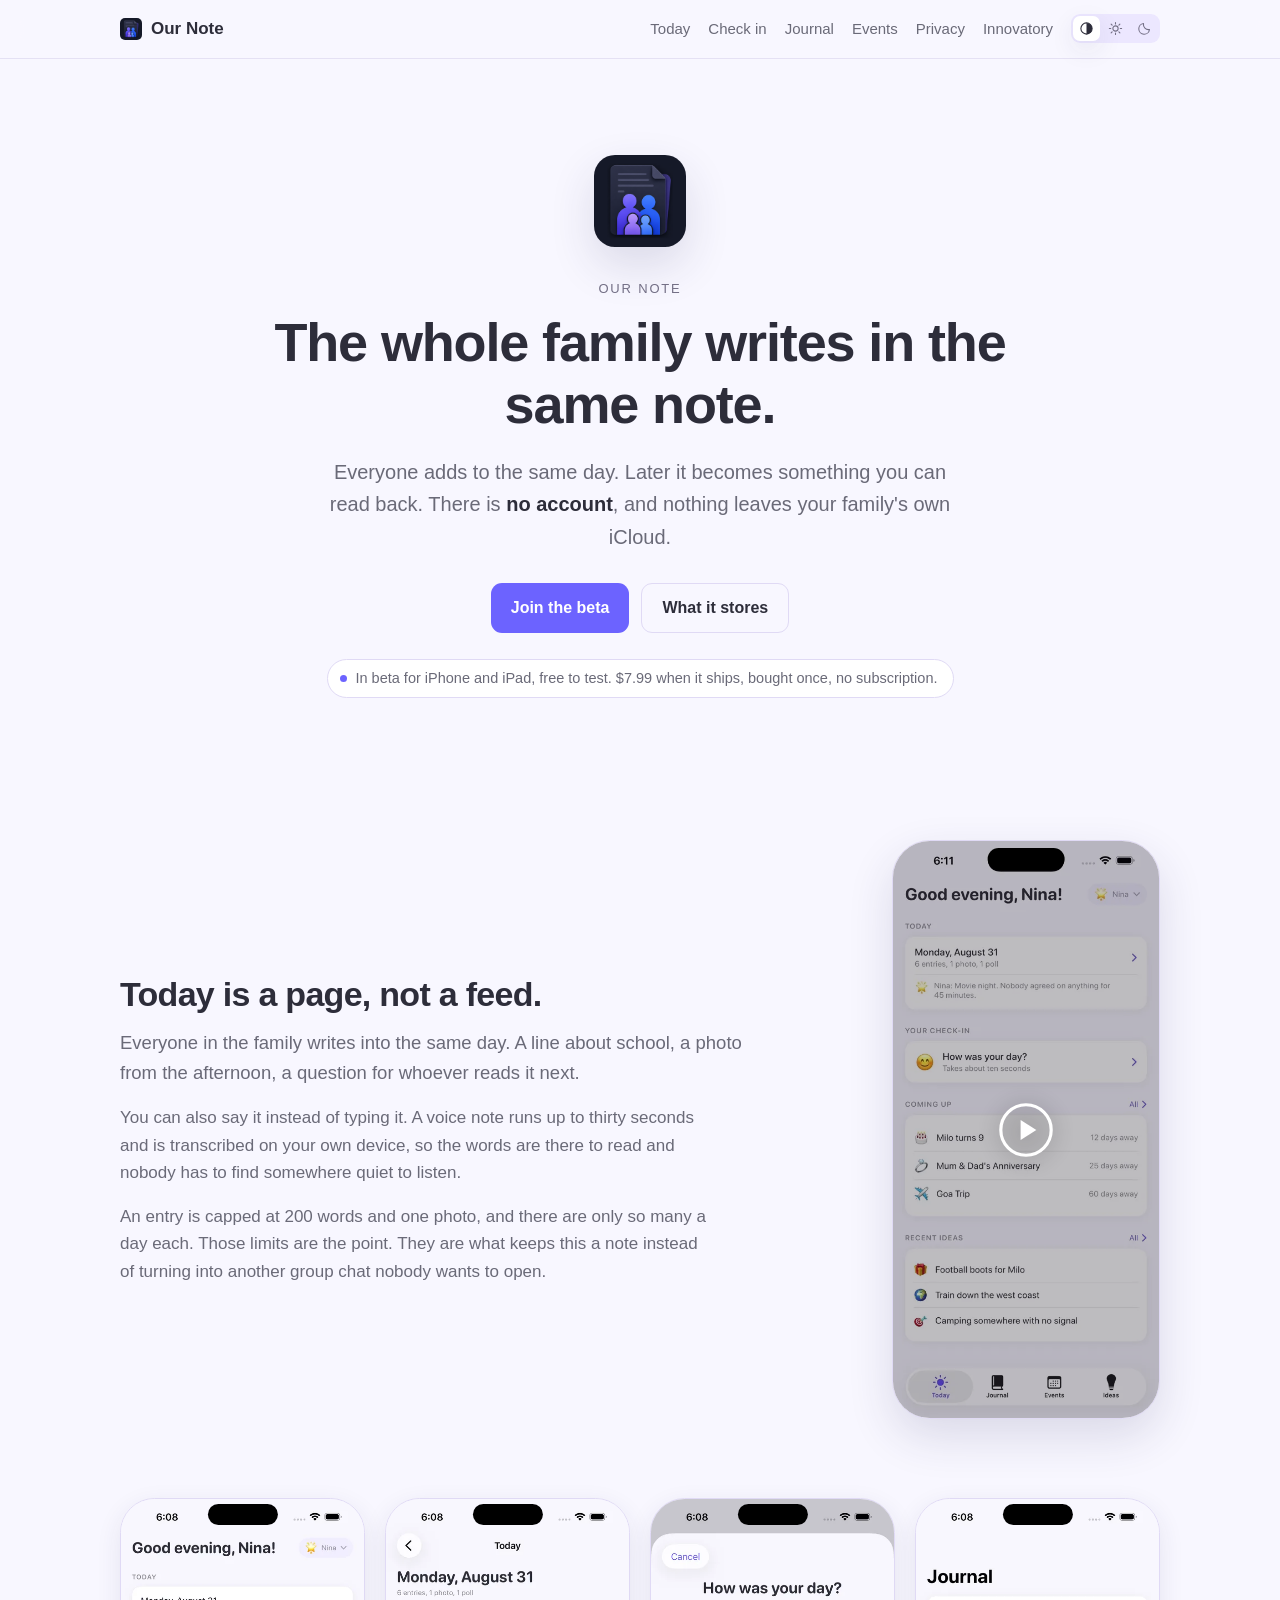
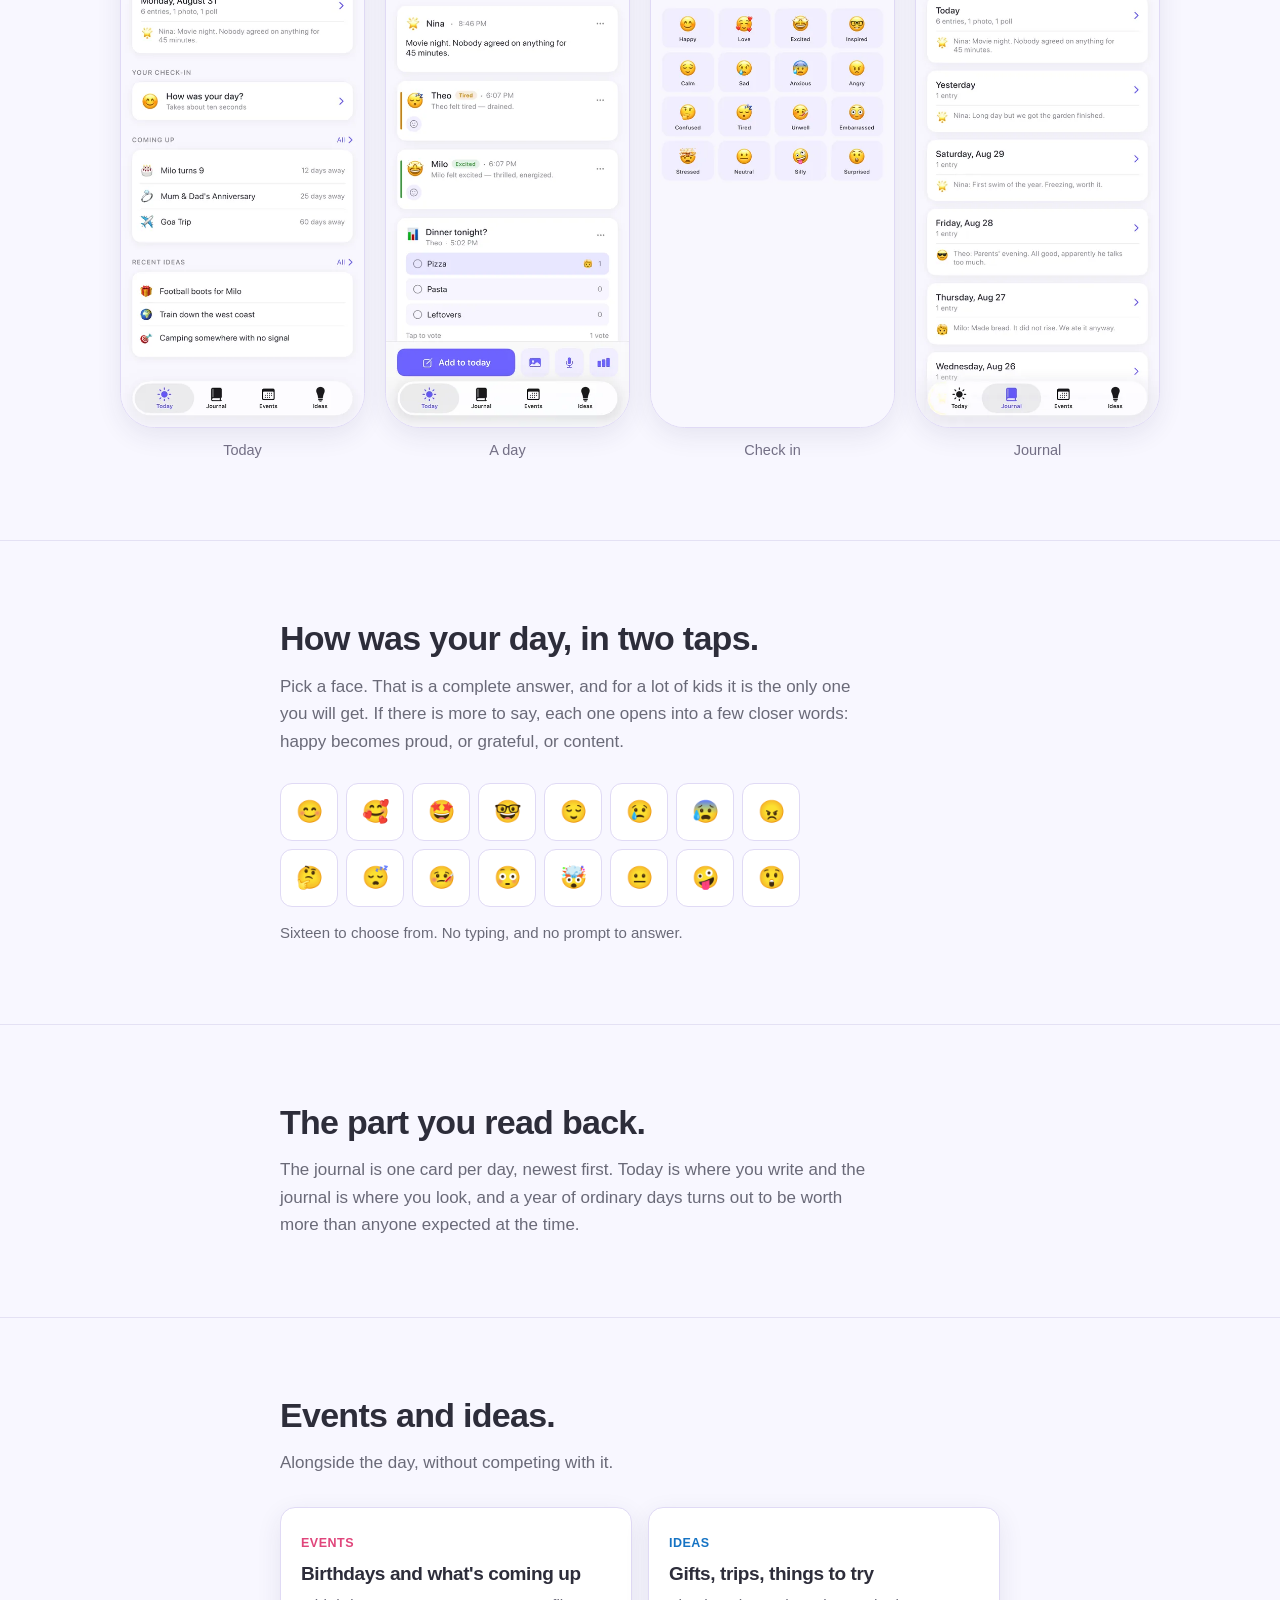
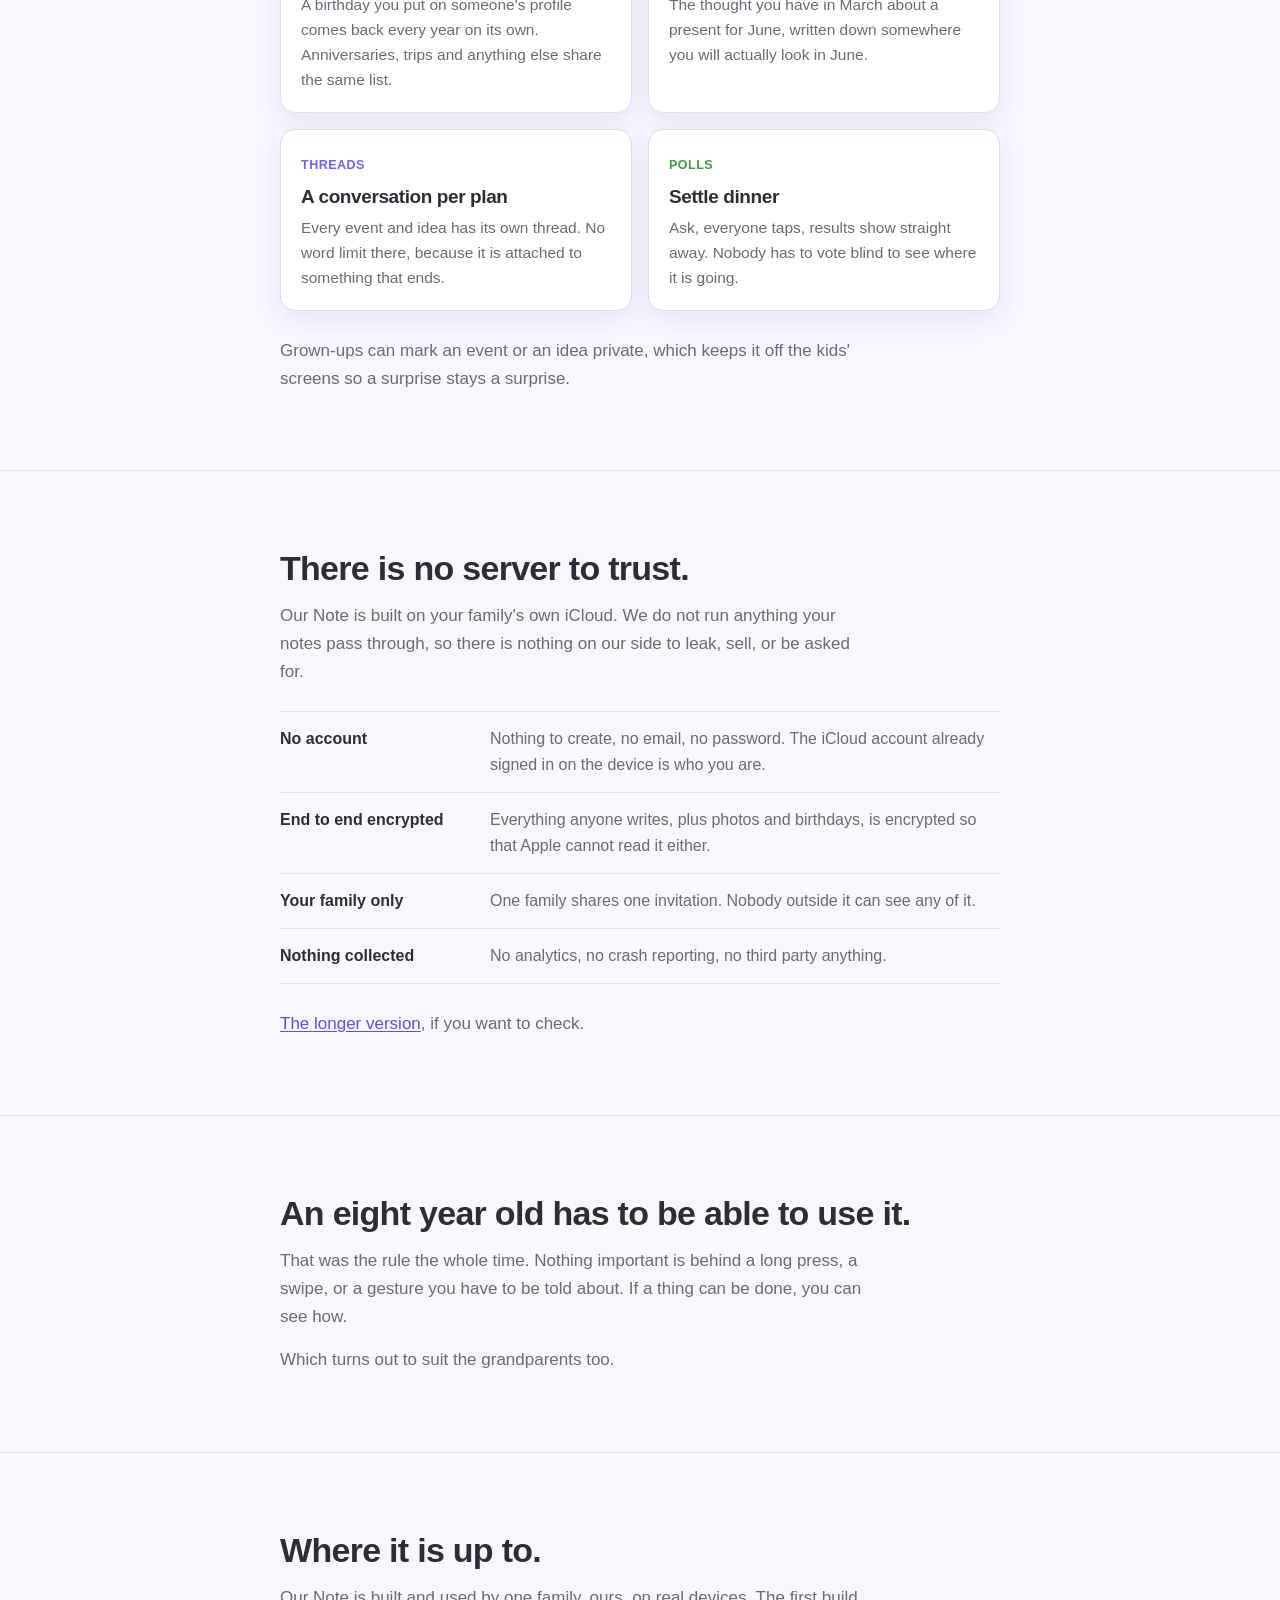
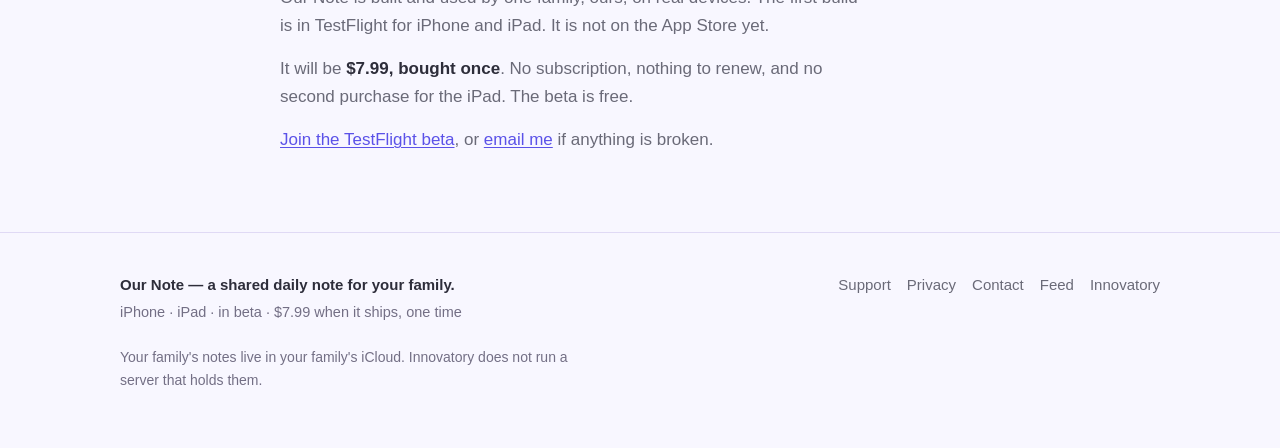
<file: index.html>
<!DOCTYPE html>
<html lang="en">
<head>
  <meta charset="UTF-8" />
  <meta name="viewport" content="width=device-width, initial-scale=1.0" />
  <title>Our Note — a shared daily note for your family</title>
  <meta name="description" content="A shared daily note for your family, with a journal you can read back, birthdays, plans and check-ins. No account. Nothing leaves your family's iCloud." />
  <link rel="canonical" href="https://ournote.net/" />
  <link rel="icon" href="favicon.ico" sizes="any" />
  <link rel="icon" href="assets/ournote/icon-128.png" type="image/png" />
  <link rel="apple-touch-icon" href="assets/ournote/icon-256.png" />
  <link rel="stylesheet" href="ournote.css" />
  <meta name="theme-color" content="#f8f7ff" />
  <script src="theme.js"></script>
  <link rel="alternate" type="application/rss+xml" title="Innovatory" href="https://innovatory.xyz/feed.xml" />

  <meta property="og:type" content="website" />
  <meta property="og:title" content="Our Note — a shared daily note for your family" />
  <meta property="og:description" content="A shared daily note for your family. No account, and nothing leaves your family's iCloud." />
  <meta property="og:url" content="https://ournote.net/" />
  <meta name="twitter:card" content="summary_large_image" />
</head>
<body>

  <nav class="nav">
    <div class="wrap nav-inner">
      <a class="nav-home" href="./">
        <img src="assets/ournote/icon-128.png" alt="" width="22" height="22" style="border-radius:5px" />
        <span>Our Note</span>
      </a>
      <div class="nav-links">
        <a href="#today" class="optional">Today</a>
        <a href="#checkin" class="optional">Check in</a>
        <a href="#journal" class="optional">Journal</a>
        <a href="#events" class="optional">Events</a>
        <a href="#privacy">Privacy</a>
        <a href="https://innovatory.xyz/" class="optional">Innovatory</a>
        <span data-theme-mount></span>
      </div>
    </div>
  </nav>

  <main id="main">

    <!-- ============ HERO ============ -->
    <header class="hero">
      <div class="wrap">
        <img src="assets/ournote/icon-256.png" alt="Our Note app icon" class="app-icon" width="92" height="92" />
        <p class="wordmark">Our Note</p>
        <h1>The whole family writes in the same note.</h1>
        <p class="hero-sub">
          Everyone adds to the same day. Later it becomes something you can read back.
          There is <strong>no account</strong>, and nothing leaves your family's own iCloud.
        </p>

        <!-- Public TestFlight link. Builds expire 90 days after upload, so if the
             beta goes quiet this is the first thing to check. -->
        <div class="cta-row">
          <a class="btn" href="https://testflight.apple.com/join/UjyQa9GW">Join the beta</a>
          <a class="btn btn-ghost" href="privacy/">What it stores</a>
        </div>

        <p class="status">
          <span class="dot" aria-hidden="true"></span>
          In beta for iPhone and iPad, free to test. $7.99 when it ships, bought once, no subscription.
        </p>
      </div>
    </header>

    <!-- ============ TODAY ============ -->
    <section class="section" id="today">
      <div class="wrap showcase">
        <div class="showcase-text">
          <h2>Today is a page, not a feed.</h2>
          <p class="lede">
            Everyone in the family writes into the same day. A line about school, a photo from
            the afternoon, a question for whoever reads it next.
          </p>
          <p>
            You can also say it instead of typing it. A voice note runs up to thirty seconds and
            is transcribed on your own device, so the words are there to read and nobody has to
            find somewhere quiet to listen.
          </p>
          <p>
            An entry is capped at 200 words and one photo, and there are only so many a day each.
            Those limits are the point. They are what keeps this a note instead of turning into
            another group chat nobody wants to open.
          </p>
        </div>

        <figure class="clip">
          <div class="clip-frame">
            <video src="assets/ournote/demo.mp4" poster="assets/ournote/demo-poster.webp"
                   muted playsinline preload="metadata"
                   aria-label="Our Note being used on an iPhone"></video>
            <button class="clip-play" type="button" aria-label="Play the demo">
              <svg viewBox="0 0 24 24" aria-hidden="true" focusable="false">
                <circle cx="12" cy="12" r="11.2" />
                <path class="i-play" d="M9.6 7.6 L16.6 12 L9.6 16.4 Z" />
                <path class="i-pause" d="M9.4 7.8h1.9v8.4H9.4z M12.7 7.8h1.9v8.4h-1.9z" />
              </svg>
            </button>
          </div>
        </figure>
      </div>
    </section>

    <!-- ============ SHOTS ============ -->
    <section class="section tight" aria-label="Our Note on iPhone">
      <div class="wrap">
        <div class="shots">
          <figure class="shot">
            <img src="assets/ournote/shot-today.webp" alt="The Today screen, with the day, a check-in, what is coming up and recent ideas" width="480" height="1043" loading="lazy" />
            <figcaption>Today</figcaption>
          </figure>
          <figure class="shot">
            <img src="assets/ournote/shot-day.webp" alt="One day, with entries from several people, a check-in and a poll" width="480" height="1043" loading="lazy" />
            <figcaption>A day</figcaption>
          </figure>
          <figure class="shot">
            <img src="assets/ournote/shot-checkin.webp" alt="The check-in grid of sixteen faces" width="480" height="1043" loading="lazy" />
            <figcaption>Check in</figcaption>
          </figure>
          <figure class="shot">
            <img src="assets/ournote/shot-journal.webp" alt="The journal, a week of days newest first" width="480" height="1043" loading="lazy" />
            <figcaption>Journal</figcaption>
          </figure>
        </div>
      </div>
    </section>

    <!-- ============ CHECK IN ============ -->
    <section class="section" id="checkin">
      <div class="narrow">
        <h2>How was your day, in two taps.</h2>
        <p>
          Pick a face. That is a complete answer, and for a lot of kids it is the only one you
          will get. If there is more to say, each one opens into a few closer words: happy
          becomes proud, or grateful, or content.
        </p>

        <div class="moods" aria-hidden="true">
          <div class="mood">😊</div><div class="mood">🥰</div><div class="mood">🤩</div><div class="mood">🤓</div>
          <div class="mood">😌</div><div class="mood">😢</div><div class="mood">😰</div><div class="mood">😠</div>
          <div class="mood">🤔</div><div class="mood">😴</div><div class="mood">🤒</div><div class="mood">😳</div>
          <div class="mood">🤯</div><div class="mood">😐</div><div class="mood">🤪</div><div class="mood">😲</div>
        </div>
        <p class="mood-note">Sixteen to choose from. No typing, and no prompt to answer.</p>
      </div>
    </section>

    <!-- ============ JOURNAL ============ -->
    <section class="section" id="journal">
      <div class="narrow">
        <h2>The part you read back.</h2>
        <p>
          The journal is one card per day, newest first. Today is where you write and the
          journal is where you look, and a year of ordinary days turns out to be worth
          more than anyone expected at the time.
        </p>
      </div>
    </section>

    <!-- ============ PLANS ============ -->
    <section class="section" id="events">
      <div class="narrow">
        <h2>Events and ideas.</h2>
        <p>Alongside the day, without competing with it.</p>

        <div class="cards">
          <div class="card">
            <span class="tag t-pink">Events</span>
            <h3>Birthdays and what's coming up</h3>
            <p>A birthday you put on someone's profile comes back every year on its own. Anniversaries, trips and anything else share the same list.</p>
          </div>
          <div class="card">
            <span class="tag t-blue">Ideas</span>
            <h3>Gifts, trips, things to try</h3>
            <p>The thought you have in March about a present for June, written down somewhere you will actually look in June.</p>
          </div>
          <div class="card">
            <span class="tag t-violet">Threads</span>
            <h3>A conversation per plan</h3>
            <p>Every event and idea has its own thread. No word limit there, because it is attached to something that ends.</p>
          </div>
          <div class="card">
            <span class="tag t-green">Polls</span>
            <h3>Settle dinner</h3>
            <p>Ask, everyone taps, results show straight away. Nobody has to vote blind to see where it is going.</p>
          </div>
        </div>

        <p style="margin-top:26px">
          Grown-ups can mark an event or an idea private, which keeps it off the kids' screens
          so a surprise stays a surprise.
        </p>
      </div>
    </section>

    <!-- ============ PRIVACY ============ -->
    <section class="section" id="privacy">
      <div class="narrow">
        <h2>There is no server to trust.</h2>
        <p>
          Our Note is built on your family's own iCloud. We do not run anything your notes pass
          through, so there is nothing on our side to leak, sell, or be asked for.
        </p>

        <ul class="facts">
          <li><b>No account</b><span>Nothing to create, no email, no password. The iCloud account already signed in on the device is who you are.</span></li>
          <li><b>End to end encrypted</b><span>Everything anyone writes, plus photos and birthdays, is encrypted so that Apple cannot read it either.</span></li>
          <li><b>Your family only</b><span>One family shares one invitation. Nobody outside it can see any of it.</span></li>
          <li><b>Nothing collected</b><span>No analytics, no crash reporting, no third party anything.</span></li>
        </ul>

        <p style="margin-top:26px">
          <a href="privacy/">The longer version</a>, if you want to check.
        </p>
      </div>
    </section>

    <!-- ============ OBVIOUS ============ -->
    <section class="section" id="plain">
      <div class="narrow">
        <h2>An eight year old has to be able to use it.</h2>
        <p>
          That was the rule the whole time. Nothing important is behind a long press, a swipe,
          or a gesture you have to be told about. If a thing can be done, you can see how.
        </p>
        <p>
          Which turns out to suit the grandparents too.
        </p>
      </div>
    </section>

    <!-- ============ STATUS ============ -->
    <section class="section" id="status">
      <div class="narrow">
        <h2>Where it is up to.</h2>
        <p>
          Our Note is built and used by one family, ours, on real devices. The first build is
          in TestFlight for iPhone and iPad. It is not on the App Store yet.
        </p>
        <p>
          It will be <strong>$7.99, bought once</strong>. No subscription, nothing to renew, and no
          second purchase for the iPad. The beta is free.
        </p>
        <p>
          <a href="https://testflight.apple.com/join/UjyQa9GW">Join the TestFlight beta</a>,
          or <a href="mailto:ournote@innovatory.xyz">email me</a> if anything is broken.
        </p>
      </div>
    </section>

  </main>

  <footer class="footer">
    <div class="wrap">
      <div class="footer-top">
        <div>
          <p class="footer-tag">Our Note — a shared daily note for your family.</p>
          <p class="footer-plat">iPhone · iPad · in beta · $7.99 when it ships, one time</p>
        </div>
        <div class="footer-links">
          <a href="support/">Support</a>
          <a href="privacy/">Privacy</a>
          <a href="mailto:ournote@innovatory.xyz">Contact</a>
          <a href="https://innovatory.xyz/feed.xml">Feed</a>
          <a href="https://innovatory.xyz/">Innovatory</a>
        </div>
      </div>
      <p class="footer-note">
        Your family's notes live in your family's iCloud. Innovatory does not run a server that holds them.
      </p>
    </div>
  </footer>

  <script>
  /* One clip, so no sequencer. It plays once when it first scrolls into view and
     the button then toggles it, which means a playing clip still has a control.
     Reduced motion gets a poster and a play button and nothing moves on its own. */
  (function () {
    var fig = document.querySelector('.clip');
    if (!fig) return;
    var v = fig.querySelector('video');
    var b = fig.querySelector('.clip-play');
    var autoplayed = false;

    function sync() { b.classList.toggle('playing', !v.paused && !v.ended); }
    v.addEventListener('play', sync);
    v.addEventListener('pause', sync);
    v.addEventListener('ended', sync);

    b.addEventListener('click', function () {
      autoplayed = true;
      if (v.paused || v.ended) { v.play().catch(function () {}); } else { v.pause(); }
    });

    var still = window.matchMedia('(prefers-reduced-motion: reduce)');
    if (still.matches || !('IntersectionObserver' in window)) return;

    var io = new IntersectionObserver(function (entries) {
      entries.forEach(function (e) {
        if (e.isIntersecting && !autoplayed) {
          autoplayed = true;
          v.play().catch(function () {});
          io.disconnect();
        }
      });
    }, { threshold: 0.5 });
    io.observe(fig);
  })();
  </script>
</body>
</html>
</file>
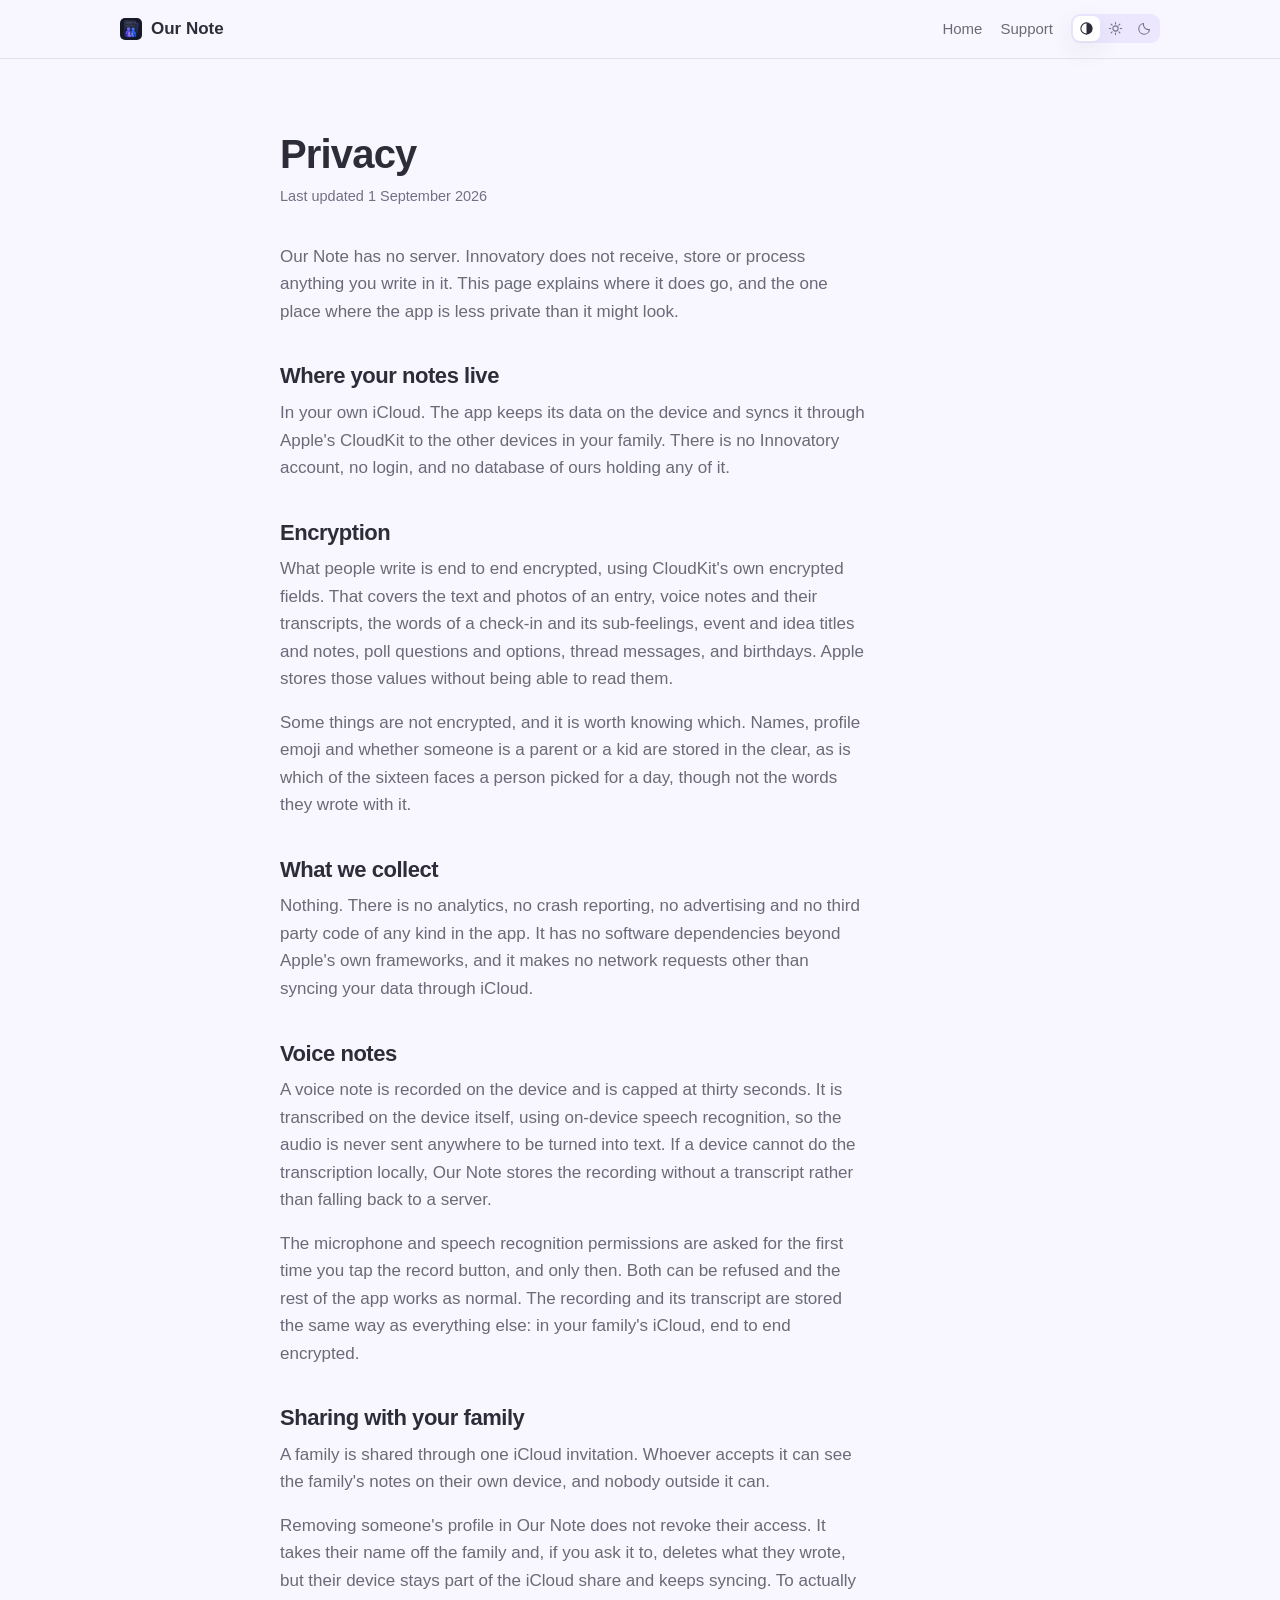
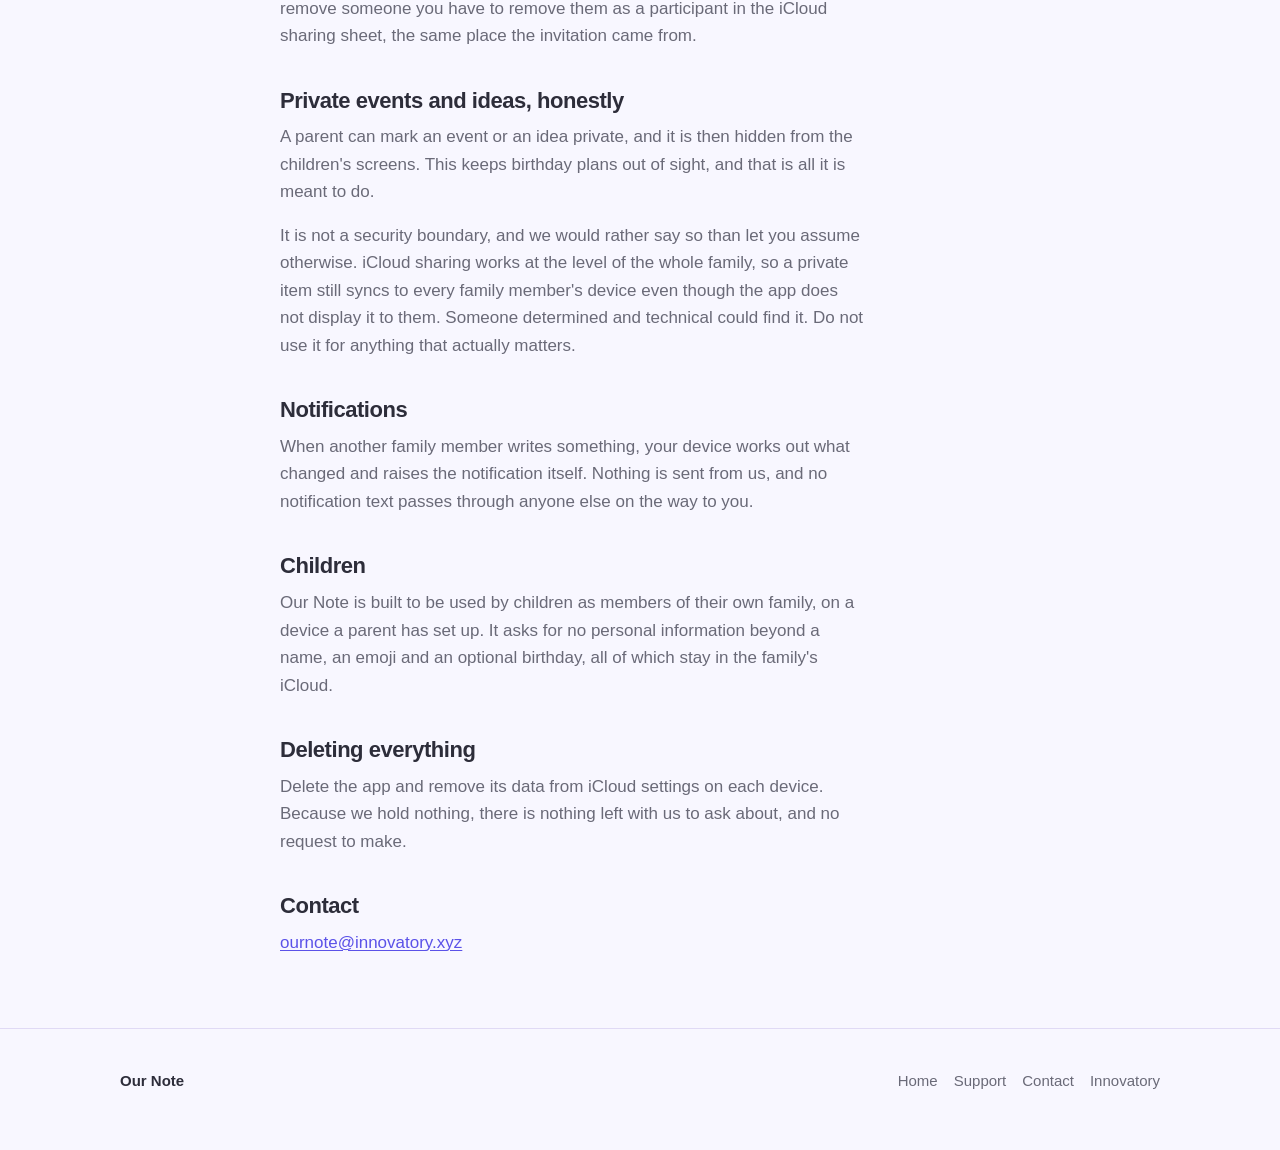
<file: privacy/index.html>
<!DOCTYPE html>
<html lang="en">
<head>
  <meta charset="UTF-8" />
  <meta name="viewport" content="width=device-width, initial-scale=1.0" />
  <title>Privacy · Our Note</title>
  <meta name="description" content="What Our Note stores, where it stores it, and what it does not collect." />
  <link rel="canonical" href="https://ournote.net/privacy/" />
  <link rel="icon" href="../favicon.ico" sizes="any" />
  <link rel="icon" href="../assets/ournote/icon-128.png" type="image/png" />
  <link rel="stylesheet" href="../ournote.css" />
  <meta name="theme-color" content="#f8f7ff" />
  <script src="../theme.js"></script>
</head>
<body>

  <nav class="nav">
    <div class="wrap nav-inner">
      <a class="nav-home" href="../">
        <img src="../assets/ournote/icon-128.png" alt="" width="22" height="22" style="border-radius:5px" />
        <span>Our Note</span>
      </a>
      <div class="nav-links">
        <a href="../">Home</a>
        <a href="../support/">Support</a>
        <span data-theme-mount></span>
      </div>
    </div>
  </nav>

  <main class="doc">
    <div class="narrow">
      <h1>Privacy</h1>
      <p class="updated">Last updated 1 September 2026</p>

      <p>
        Our Note has no server. Innovatory does not receive, store or process anything you
        write in it. This page explains where it does go, and the one place where the app is
        less private than it might look.
      </p>

      <h2>Where your notes live</h2>
      <p>
        In your own iCloud. The app keeps its data on the device and syncs it through Apple's
        CloudKit to the other devices in your family. There is no Innovatory account, no login,
        and no database of ours holding any of it.
      </p>

      <h2>Encryption</h2>
      <p>
        What people write is end to end encrypted, using CloudKit's own encrypted fields.
        That covers the text and photos of an entry, voice notes and their transcripts, the
        words of a check-in and its sub-feelings, event and idea titles and notes, poll
        questions and options, thread messages, and birthdays. Apple stores those values
        without being able to read them.
      </p>
      <p>
        Some things are not encrypted, and it is worth knowing which. Names, profile emoji and
        whether someone is a parent or a kid are stored in the clear, as is which of the sixteen
        faces a person picked for a day, though not the words they wrote with it.
      </p>

      <h2>What we collect</h2>
      <p>
        Nothing. There is no analytics, no crash reporting, no advertising and no third party
        code of any kind in the app. It has no software dependencies beyond Apple's own
        frameworks, and it makes no network requests other than syncing your data through
        iCloud.
      </p>

      <h2>Voice notes</h2>
      <p>
        A voice note is recorded on the device and is capped at thirty seconds. It is
        transcribed on the device itself, using on-device speech recognition, so the audio
        is never sent anywhere to be turned into text. If a device cannot do the
        transcription locally, Our Note stores the recording without a transcript rather
        than falling back to a server.
      </p>
      <p>
        The microphone and speech recognition permissions are asked for the first time you
        tap the record button, and only then. Both can be refused and the rest of the app
        works as normal. The recording and its transcript are stored the same way as
        everything else: in your family's iCloud, end to end encrypted.
      </p>

      <h2>Sharing with your family</h2>
      <p>
        A family is shared through one iCloud invitation. Whoever accepts it can see the
        family's notes on their own device, and nobody outside it can.
      </p>
      <p>
        Removing someone's profile in Our Note does not revoke their access. It takes their
        name off the family and, if you ask it to, deletes what they wrote, but their device
        stays part of the iCloud share and keeps syncing. To actually remove someone you have
        to remove them as a participant in the iCloud sharing sheet, the same place the
        invitation came from.
      </p>

      <h2>Private events and ideas, honestly</h2>
      <p>
        A parent can mark an event or an idea private, and it is then hidden from the children's
        screens. This keeps birthday plans out of sight, and that is all it is meant to do.
      </p>
      <p>
        It is not a security boundary, and we would rather say so than let you assume otherwise.
        iCloud sharing works at the level of the whole family, so a private item still syncs to
        every family member's device even though the app does not display it to them. Someone
        determined and technical could find it. Do not use it for anything that actually
        matters.
      </p>

      <h2>Notifications</h2>
      <p>
        When another family member writes something, your device works out what changed and
        raises the notification itself. Nothing is sent from us, and no notification text passes
        through anyone else on the way to you.
      </p>

      <h2>Children</h2>
      <p>
        Our Note is built to be used by children as members of their own family, on a device a
        parent has set up. It asks for no personal information beyond a name, an emoji and an
        optional birthday, all of which stay in the family's iCloud.
      </p>

      <h2>Deleting everything</h2>
      <p>
        Delete the app and remove its data from iCloud settings on each device. Because we hold
        nothing, there is nothing left with us to ask about, and no request to make.
      </p>

      <h2>Contact</h2>
      <p>
        <a href="mailto:ournote@innovatory.xyz">ournote@innovatory.xyz</a>
      </p>
    </div>
  </main>

  <footer class="footer">
    <div class="wrap">
      <div class="footer-top">
        <div><p class="footer-tag">Our Note</p></div>
        <div class="footer-links">
          <a href="../">Home</a>
          <a href="../support/">Support</a>
          <a href="mailto:ournote@innovatory.xyz">Contact</a>
          <a href="https://innovatory.xyz/">Innovatory</a>
        </div>
      </div>
    </div>
  </footer>
</body>
</html>
</file>
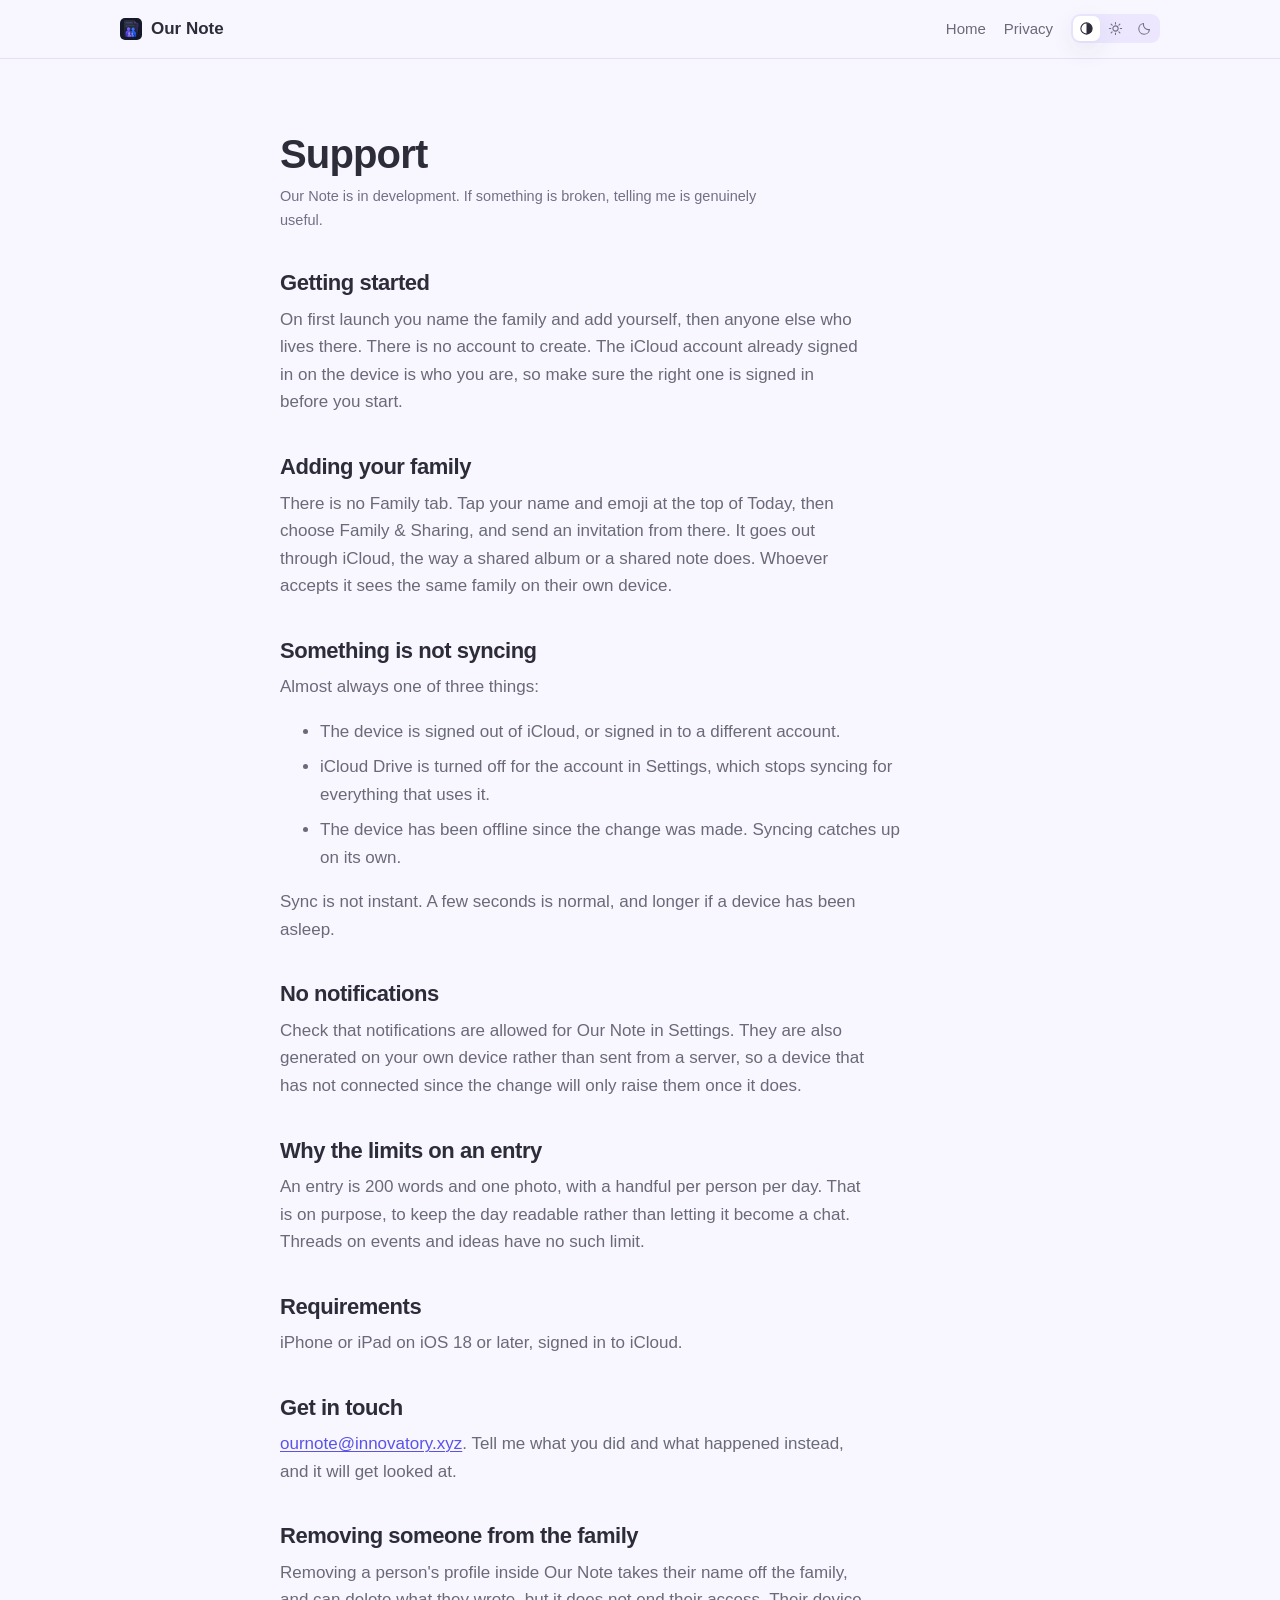
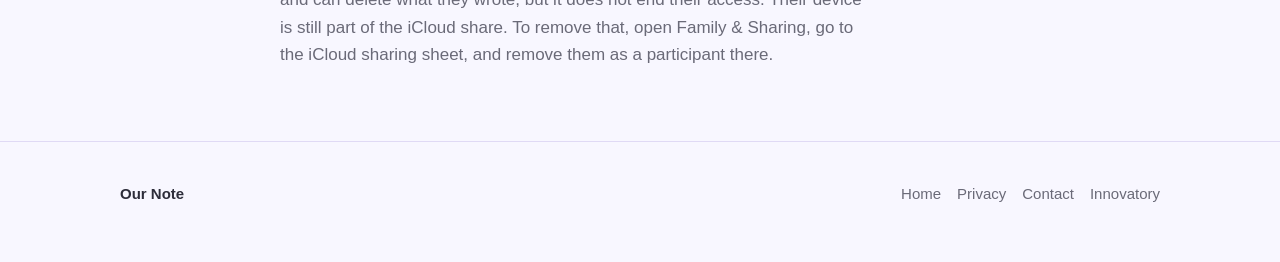
<file: support/index.html>
<!DOCTYPE html>
<html lang="en">
<head>
  <meta charset="UTF-8" />
  <meta name="viewport" content="width=device-width, initial-scale=1.0" />
  <title>Support · Our Note</title>
  <meta name="description" content="Help with Our Note: sharing with your family, syncing, notifications and how to get in touch." />
  <link rel="canonical" href="https://ournote.net/support/" />
  <link rel="icon" href="../favicon.ico" sizes="any" />
  <link rel="icon" href="../assets/ournote/icon-128.png" type="image/png" />
  <link rel="stylesheet" href="../ournote.css" />
  <meta name="theme-color" content="#f8f7ff" />
  <script src="../theme.js"></script>
</head>
<body>

  <nav class="nav">
    <div class="wrap nav-inner">
      <a class="nav-home" href="../">
        <img src="../assets/ournote/icon-128.png" alt="" width="22" height="22" style="border-radius:5px" />
        <span>Our Note</span>
      </a>
      <div class="nav-links">
        <a href="../">Home</a>
        <a href="../privacy/">Privacy</a>
        <span data-theme-mount></span>
      </div>
    </div>
  </nav>

  <main class="doc">
    <div class="narrow">
      <h1>Support</h1>
      <p class="updated">Our Note is in development. If something is broken, telling me is genuinely useful.</p>

      <h2>Getting started</h2>
      <p>
        On first launch you name the family and add yourself, then anyone else who lives there.
        There is no account to create. The iCloud account already signed in on the device is who
        you are, so make sure the right one is signed in before you start.
      </p>

      <h2>Adding your family</h2>
      <p>
        There is no Family tab. Tap your name and emoji at the top of Today, then choose
        Family &amp; Sharing, and send an invitation from there. It goes out through iCloud, the
        way a shared album or a shared note does. Whoever accepts it sees the same family on
        their own device.
      </p>

      <h2>Something is not syncing</h2>
      <p>Almost always one of three things:</p>
      <ul>
        <li>The device is signed out of iCloud, or signed in to a different account.</li>
        <li>iCloud Drive is turned off for the account in Settings, which stops syncing for everything that uses it.</li>
        <li>The device has been offline since the change was made. Syncing catches up on its own.</li>
      </ul>
      <p>
        Sync is not instant. A few seconds is normal, and longer if a device has been asleep.
      </p>

      <h2>No notifications</h2>
      <p>
        Check that notifications are allowed for Our Note in Settings. They are also generated on
        your own device rather than sent from a server, so a device that has not connected since
        the change will only raise them once it does.
      </p>

      <h2>Why the limits on an entry</h2>
      <p>
        An entry is 200 words and one photo, with a handful per person per day. That is on
        purpose, to keep the day readable rather than letting it become a chat. Threads on events
        and ideas have no such limit.
      </p>

      <h2>Requirements</h2>
      <p>
        iPhone or iPad on iOS 18 or later, signed in to iCloud.
      </p>

      <h2>Get in touch</h2>
      <p>
        <a href="mailto:ournote@innovatory.xyz">ournote@innovatory.xyz</a>. Tell me what you did
        and what happened instead, and it will get looked at.
      </p>

      <h2>Removing someone from the family</h2>
      <p>
        Removing a person's profile inside Our Note takes their name off the family, and can
        delete what they wrote, but it does not end their access. Their device is still part of
        the iCloud share. To remove that, open Family &amp; Sharing, go to the iCloud sharing
        sheet, and remove them as a participant there.
      </p>
    </div>
  </main>

  <footer class="footer">
    <div class="wrap">
      <div class="footer-top">
        <div><p class="footer-tag">Our Note</p></div>
        <div class="footer-links">
          <a href="../">Home</a>
          <a href="../privacy/">Privacy</a>
          <a href="mailto:ournote@innovatory.xyz">Contact</a>
          <a href="https://innovatory.xyz/">Innovatory</a>
        </div>
      </div>
    </div>
  </footer>
</body>
</html>
</file>
<file: ournote.css>
/* Our Note — ournote.net
   The palette is the app's own palette, lifted from Theme/OurNoteTheme.swift
   rather than picked again here, so the site and the app cannot drift apart.
   Violet is appPrimary, pink is appSecondary, blue is appAccent.

   Light is the default: :root carries the light values, and dark is an
   override. That is the opposite of scratchd.net, and deliberate. theme.js
   always stamps data-theme, so :root alone only shows with JavaScript off.

   The neutrals are tinted violet rather than grey, the way scratchd.net runs
   warm and carddle.net runs teal. Violet is this app's own colour, so the page
   should be violet the way the icon is. The brand values themselves are still
   the app's exact tokens; only the greys have been pulled toward them.

   A dark violet has to keep red clearly above green or it composites back to
   navy and reads as a cold grey. #14101c is hue 262, not 230. */

:root {
  color-scheme: light;

  --bg:        #f8f7ff;
  --card:      #ffffff;
  --surface:   #ece7ff;
  --text:      #2d2d3a;
  --muted:     #6a6a78;
  --faint:     #736f85;
  --line:      #e0daf5;
  --line-soft: rgba(94, 78, 168, 0.13);

  --violet: #6c63ff;
  --pink:   #e0457b;
  --blue:   #1573c4;
  --green:  #3e9b42;

  --link:      #5b52e8;
  --nav-bg:    rgba(248, 247, 255, 0.85);
  --btn-bg:    #6c63ff;
  --btn-fg:    #ffffff;
  --btn-hover: #574fe0;
  --wash:      rgba(108, 99, 255, 0.05);
  --shadow:    0 8px 26px rgba(45, 40, 90, 0.09);
  --shadow-lg: 0 18px 46px rgba(45, 40, 90, 0.14);

  --sans: -apple-system, BlinkMacSystemFont, "SF Pro Text", "Segoe UI", Inter, sans-serif;
  --measure: 62ch;
  --pad: clamp(20px, 5vw, 40px);
}

:root[data-theme="dark"] {
  color-scheme: dark;

  --bg:        #14101c;
  --card:      #1e1929;
  --surface:   #292236;
  --text:      #f2f2f7;
  --muted:     #a3a3b0;
  --faint:     #8d88a0;
  --line:      #38304a;
  --line-soft: rgba(178, 170, 255, 0.11);

  --violet: #8b85ff;
  --pink:   #ff8fb5;
  --blue:   #64b5f6;
  --green:  #81c784;

  --link:      #a49fff;
  --nav-bg:    rgba(18, 19, 27, 0.82);
  --btn-bg:    #8b85ff;
  --btn-fg:    #14141c;
  --btn-hover: #a49fff;
  --wash:      rgba(139, 133, 255, 0.08);
  --shadow:    0 8px 26px rgba(0, 0, 0, 0.45);
  --shadow-lg: 0 18px 46px rgba(0, 0, 0, 0.55);
}

* { box-sizing: border-box; }

html { scroll-behavior: smooth; }
@media (prefers-reduced-motion: reduce) { html { scroll-behavior: auto; } }

body {
  margin: 0;
  background: var(--bg);
  color: var(--text);
  font: 400 17px/1.62 var(--sans);
  -webkit-font-smoothing: antialiased;
  text-rendering: optimizeLegibility;
}

.wrap { width: min(1040px, 100% - (var(--pad) * 2)); margin-inline: auto; }
.narrow { width: min(720px, 100% - (var(--pad) * 2)); margin-inline: auto; }

a { color: var(--link); text-decoration-thickness: 1px; text-underline-offset: 2px; }
a:hover { text-decoration-thickness: 2px; }

h1, h2, h3 { line-height: 1.16; letter-spacing: -0.021em; margin: 0; }
h1 { font-size: clamp(34px, 5.4vw, 54px); font-weight: 700; }
h2 { font-size: clamp(25px, 3.4vw, 34px); font-weight: 650; }
h3 { font-size: 19px; font-weight: 620; }
p  { margin: 0 0 16px; }
p:last-child { margin-bottom: 0; }

/* ---------- nav ---------- */

.nav {
  position: sticky; top: 0; z-index: 40;
  background: var(--nav-bg);
  backdrop-filter: saturate(1.6) blur(14px);
  border-bottom: 1px solid var(--line-soft);
}
.nav-inner { display: flex; align-items: center; gap: 18px; height: 58px; }
.nav-home { display: flex; align-items: center; gap: 9px; color: var(--text); text-decoration: none; font-weight: 620; }
.nav-links { margin-left: auto; display: flex; align-items: center; gap: 18px; font-size: 15px; }
.nav-links a { color: var(--muted); text-decoration: none; }
.nav-links a:hover { color: var(--text); }
@media (max-width: 700px) { .nav-links .optional { display: none; } }

/* ---------- hero ---------- */

.hero { padding: clamp(48px, 9vw, 96px) 0 clamp(36px, 6vw, 64px); text-align: center; }
.hero .wrap { max-width: 780px; }
.app-icon {
  width: 92px; height: 92px; border-radius: 21px;
  box-shadow: var(--shadow-lg); margin-bottom: 22px;
}
.wordmark {
  font-size: 13px; letter-spacing: 0.14em; text-transform: uppercase;
  color: var(--faint); margin: 0 0 12px;
}
.hero-sub {
  font-size: clamp(17px, 2.1vw, 20px); color: var(--muted);
  margin: 20px auto 0; max-width: 56ch;
}
.hero-sub strong { color: var(--text); font-weight: 600; }

.cta-row { display: flex; flex-wrap: wrap; gap: 12px; justify-content: center; margin-top: 30px; }
.btn {
  display: inline-flex; align-items: center; gap: 8px;
  padding: 11px 20px; border-radius: 11px;
  font-size: 16px; font-weight: 580; text-decoration: none;
  background: var(--btn-bg); color: var(--btn-fg);
  transition: background 0.15s ease;
}
.btn:hover { background: var(--btn-hover); }
.btn-ghost {
  background: transparent; color: var(--text);
  border: 1px solid var(--line); box-shadow: none;
}
.btn-ghost:hover { background: var(--wash); }

/* Sits between the buttons and the availability pill, the way scratchd.net
   puts its price under the store badge. */
.price-note {
  margin: 16px 0 0;
  font-size: 15.5px;
  color: var(--muted);
}

.status {
  display: inline-flex; align-items: center; gap: 9px;
  margin-top: 26px; padding: 7px 15px 7px 12px;
  border: 1px solid var(--line); border-radius: 999px;
  font-size: 14.5px; color: var(--muted); background: var(--card);
}
.status .dot {
  width: 7px; height: 7px; border-radius: 50%;
  background: var(--violet); flex: none;
}

/* ---------- sections ---------- */

.section { padding: clamp(44px, 7vw, 78px) 0; border-top: 1px solid var(--line-soft); }
.section:first-of-type { border-top: 0; }
.section h2 + p { margin-top: 14px; }
.section .narrow > p { color: var(--muted); max-width: var(--measure); }
.section .narrow > p strong { color: var(--text); font-weight: 600; }

.lede { font-size: 18.5px; }

.cards {
  display: grid; gap: 16px; margin-top: 30px;
  grid-template-columns: repeat(auto-fit, minmax(min(260px, 100%), 1fr));
}
.card {
  background: var(--card); border: 1px solid var(--line);
  border-radius: 15px; padding: 20px; box-shadow: var(--shadow);
}
.card h3 { margin-bottom: 7px; }
.card p { font-size: 15.5px; color: var(--muted); margin: 0; }
.card .tag {
  display: inline-block; font-size: 12.5px; font-weight: 600;
  letter-spacing: 0.04em; text-transform: uppercase;
  margin-bottom: 10px;
}
.t-violet { color: var(--violet); }
.t-pink   { color: var(--pink); }
.t-blue   { color: var(--blue); }
.t-green  { color: var(--green); }

/* ---------- showcase: text beside the clip ---------- */

/* The Today section is the one place with something to show, so it uses the
   full 1040 wrap rather than the 720 reading column. Below 860 the phone goes
   under the text instead of squeezing both. */
.showcase { display: grid; gap: 34px; align-items: center; }
.showcase-text > p { color: var(--muted); max-width: var(--measure); }
.showcase-text > p strong { color: var(--text); font-weight: 600; }
.showcase-text h2 + p { margin-top: 14px; }

@media (min-width: 860px) {
  .showcase { grid-template-columns: minmax(0, 1fr) 268px; gap: 54px; }
}

.clip {
  margin: 0 auto;
  width: min(268px, 100%);
  /* cqw units below are a share of the frame's own width, so the corner radius
     stays proportional however the column resizes. */
  container-type: inline-size;
}

/* The clip is a phone screen, so its corner has to be the phone's corner. The
   capture is 1320px wide with a 186px radius (62pt at 3x on a 16 Pro Max),
   which is 14.09% of the width. cqw keeps that true at any rendered size.
   carddle.net uses 15.42 for the same reason, from a narrower 1206px capture. */
.clip-frame {
  position: relative;
  border-radius: 14.09cqw;
  overflow: hidden;
  background: var(--card);
  border: 1px solid var(--line);
  box-shadow: var(--shadow-lg);
}
.clip-frame video { display: block; width: 100%; height: auto; }

.clip-play {
  position: absolute; inset: 0;
  display: grid; place-items: center;
  border: 0; padding: 0; cursor: pointer;
  background: rgba(20, 16, 28, 0.28);
  color: #fff;
  transition: background 0.2s ease;
}
.clip-play svg {
  width: 54px; height: 54px;
  fill: none; stroke: currentColor; stroke-width: 1.4;
  filter: drop-shadow(0 2px 10px rgba(0, 0, 0, 0.45));
  transition: opacity 0.2s ease;
}
.clip-play .i-play, .clip-play .i-pause { fill: currentColor; stroke: none; }

/* While it plays the overlay gets out of the way, but the control is still
   there on hover or keyboard focus so a playing clip can be paused. */
.clip-play.playing { background: transparent; }
.clip-play.playing svg { opacity: 0; }
.clip-play.playing:hover svg,
.clip-play.playing:focus-visible svg { opacity: 1; }
.clip-play .i-pause { display: none; }
.clip-play.playing .i-play { display: none; }
.clip-play.playing .i-pause { display: block; }

/* ---------- screenshot strip ---------- */

.section.tight { padding-top: 0; border-top: 0; }

.shots {
  display: grid; gap: 20px;
  grid-template-columns: repeat(4, minmax(0, 1fr));
}
@media (max-width: 820px) { .shots { grid-template-columns: repeat(2, minmax(0, 1fr)); gap: 18px; } }
@media (max-width: 420px) { .shots { grid-template-columns: 1fr; max-width: 280px; margin-inline: auto; } }

.shot { margin: 0; container-type: inline-size; }
.shot img {
  display: block; width: 100%; height: auto;
  border-radius: 14.09cqw;
  border: 1px solid var(--line);
  box-shadow: var(--shadow);
}
.shot figcaption {
  margin-top: 11px; text-align: center;
  font-size: 14.5px; color: var(--faint);
}


/* Dynamic Island. A screen capture only holds the framebuffer, so the status
   bar has the gap but not the pill. Drawn here so the web screens match the
   framed App Store panels, which illustrate the phone rather than capture it.

   126 x 37.33pt sitting 11pt down, on a 440pt wide screen: 28.64%, 8.48% and
   2.50% of the width. The island is the same physical size on the 16 Pro, so
   carddle.net uses larger percentages off its narrower 402pt capture. */
.clip-frame::after,
.shot::after {
  content: "";
  position: absolute;
  left: 50%;
  transform: translateX(-50%);
  top: 2.5cqw;
  width: 28.64cqw;
  height: 8.48cqw;
  border-radius: 4.24cqw;
  background: #000;
  pointer-events: none;
}

.shot { position: relative; }

/* ---------- mood grid ---------- */

.moods {
  display: grid; grid-template-columns: repeat(8, 1fr); gap: 8px;
  margin-top: 28px; max-width: 520px;
}
@media (max-width: 620px) { .moods { grid-template-columns: repeat(4, 1fr); } }
.mood {
  aspect-ratio: 1; display: grid; place-items: center;
  background: var(--card); border: 1px solid var(--line);
  border-radius: 12px; font-size: 22px; line-height: 1;
}
.mood-note { margin-top: 14px; font-size: 15px; color: var(--faint); }

/* ---------- facts list ---------- */

.facts { list-style: none; margin: 26px 0 0; padding: 0; }
.facts li {
  padding: 14px 0; border-top: 1px solid var(--line-soft);
  display: grid; grid-template-columns: 190px 1fr; gap: 20px;
  font-size: 16px;
}
.facts li:last-child { border-bottom: 1px solid var(--line-soft); }
.facts dt, .facts b { font-weight: 600; }
.facts span { color: var(--muted); }
@media (max-width: 640px) {
  .facts li { grid-template-columns: 1fr; gap: 4px; }
}

/* ---------- footer ---------- */

.footer { border-top: 1px solid var(--line); padding: 40px 0 56px; font-size: 15px; }
.footer-top { display: flex; flex-wrap: wrap; gap: 20px 40px; justify-content: space-between; }
.footer-tag { font-weight: 600; margin-bottom: 4px; }
.footer-plat { color: var(--faint); margin: 0; font-size: 14.5px; }
.footer-links { display: flex; flex-wrap: wrap; gap: 16px; align-items: flex-start; }
.footer-links a { color: var(--muted); text-decoration: none; }
.footer-links a:hover { color: var(--text); }
.footer-note { margin-top: 22px; color: var(--faint); font-size: 14px; max-width: var(--measure); }

/* ---------- theme switch ---------- */

.theme-switch { display: inline-flex; gap: 2px; padding: 2px; background: var(--surface); border-radius: 9px; }
.theme-switch button {
  display: grid; place-items: center; width: 27px; height: 25px;
  border: 0; border-radius: 7px; background: transparent;
  color: var(--faint); cursor: pointer; padding: 0;
}
.theme-switch button svg { width: 15px; height: 15px; }
.theme-switch button[aria-checked="true"] { background: var(--card); color: var(--text); box-shadow: var(--shadow); }

/* ---------- document pages ---------- */

.doc { padding: clamp(40px, 6vw, 72px) 0 72px; }
.doc h1 { font-size: clamp(29px, 4vw, 40px); margin-bottom: 8px; }
.doc .updated { color: var(--faint); font-size: 14.5px; margin-bottom: 34px; }
.doc h2 { font-size: 22px; margin: 38px 0 10px; }
.doc p, .doc li { color: var(--muted); max-width: var(--measure); }
.doc li { margin-bottom: 8px; }
</file>
